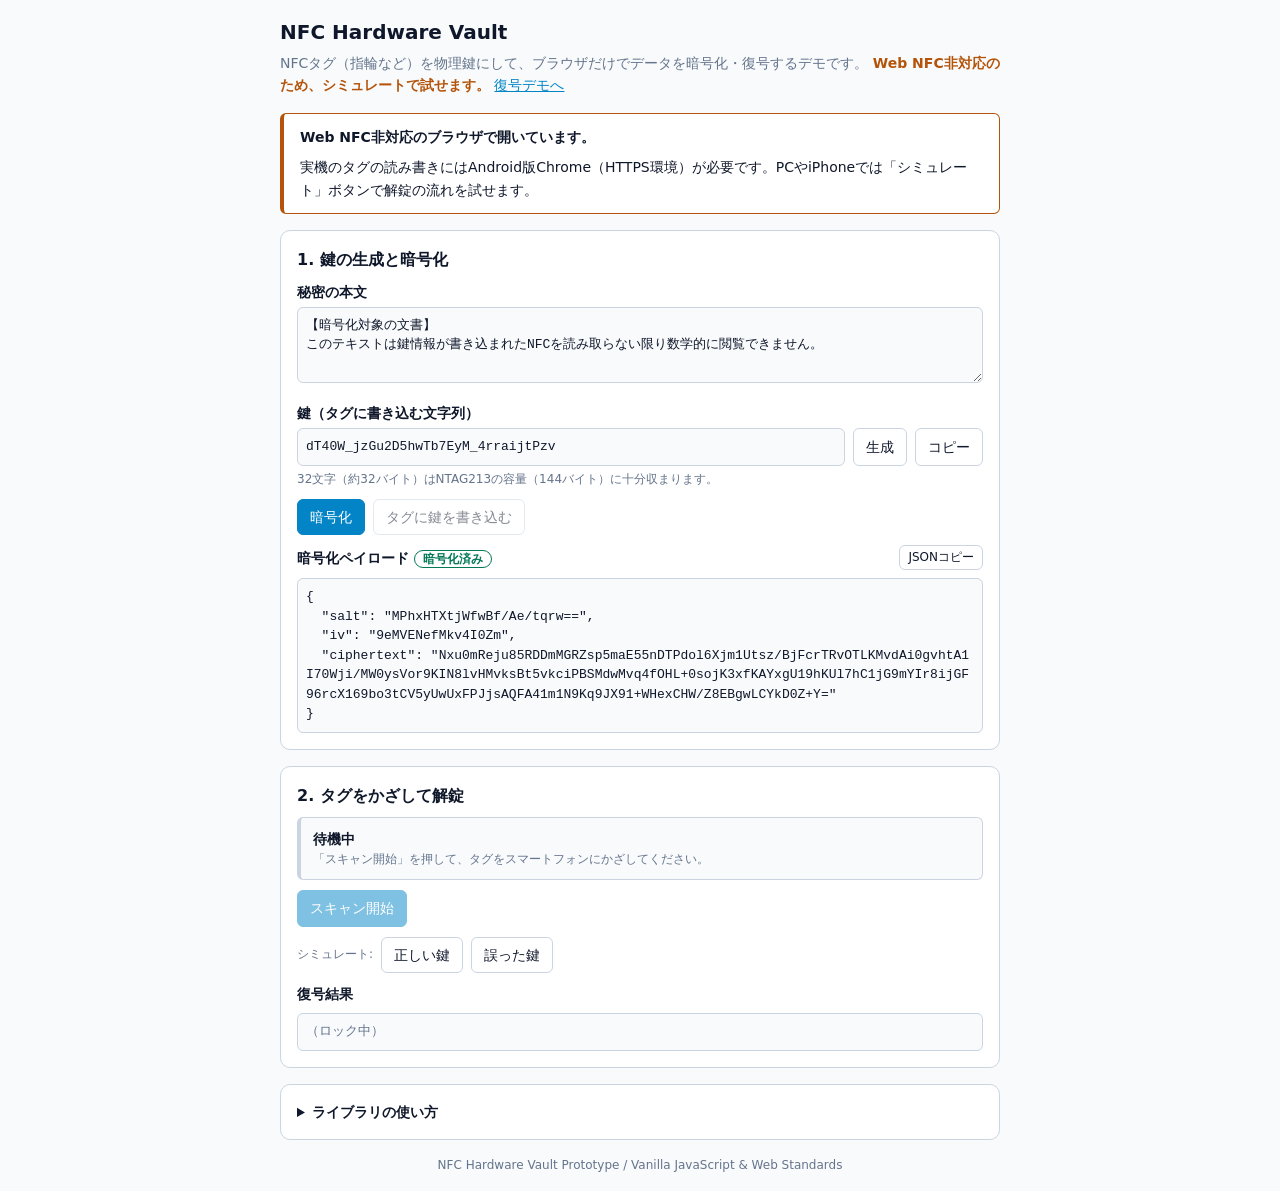
<file: index.html>
<!DOCTYPE html>
<html lang="ja">
<head>
  <meta charset="UTF-8">
  <meta name="viewport" content="width=device-width, initial-scale=1.0">
  <title>NFC Hardware Vault</title>
  <link rel="stylesheet" href="css/style.css">
</head>
<body>
  <main>
    <h1>NFC Hardware Vault</h1>
    <p class="lead">
      NFCタグ（指輪など）を物理鍵にして、ブラウザだけでデータを暗号化・復号するデモです。
      <span id="hw-support-label" class="support">NFC判定中...</span>
      <a href="demo.html">復号デモへ</a>
    </p>

    <!-- Web NFC 非対応環境向けの案内 -->
    <div id="compat-notice" class="notice" hidden>
      <p><strong>Web NFC非対応のブラウザで開いています。</strong></p>
      <p>実機のタグの読み書きにはAndroid版Chrome（HTTPS環境）が必要です。PCやiPhoneでは「シミュレート」ボタンで解錠の流れを試せます。</p>
    </div>

    <!-- STEP 1: 鍵の生成と暗号化 -->
    <section>
      <h2>1. 鍵の生成と暗号化</h2>

      <label for="input-plaintext">秘密の本文</label>
      <textarea id="input-plaintext" rows="3"></textarea>

      <label for="input-key">鍵（タグに書き込む文字列）</label>
      <div class="input-row">
        <input type="text" id="input-key" autocomplete="off" spellcheck="false">
        <button id="btn-generate-key" type="button">生成</button>
        <button id="btn-copy-key" type="button">コピー</button>
      </div>
      <p class="hint">32文字（約32バイト）はNTAG213の容量（144バイト）に十分収まります。</p>

      <div class="row">
        <button id="btn-run-encrypt" type="button" class="primary">暗号化</button>
        <button id="btn-write-nfc" type="button">タグに鍵を書き込む</button>
      </div>

      <div class="row row--between">
        <span class="label">暗号化ペイロード <span id="badge-payload-status" class="badge">未暗号化</span></span>
        <button id="btn-copy-payload" type="button" class="small">JSONコピー</button>
      </div>
      <pre id="output-payload" class="payload">（未暗号化）</pre>
    </section>

    <!-- STEP 2: タグで解錠 -->
    <section>
      <h2>2. タグをかざして解錠</h2>

      <div id="scanner" class="status" data-state="idle" aria-live="polite">
        <div id="scanner-status-text" class="status__label">待機中</div>
        <div id="scanner-sub-text" class="status__sub">「スキャン開始」を押して、タグをスマートフォンにかざしてください。</div>
      </div>

      <div class="row">
        <button id="btn-start-scan" type="button" class="primary">スキャン開始</button>
        <button id="btn-stop-scan" type="button" hidden>停止</button>
      </div>

      <div class="row">
        <span class="sim-label">シミュレート:</span>
        <button id="btn-sim-valid" type="button">正しい鍵</button>
        <button id="btn-sim-invalid" type="button">誤った鍵</button>
      </div>

      <div class="row row--between">
        <span class="label">復号結果</span>
        <button id="btn-clear-decrypted" type="button" class="small" hidden>再ロック</button>
      </div>
      <pre id="decrypted-content" data-state="locked">（ロック中）</pre>
    </section>

    <!-- ライブラリの使い方 -->
    <section>
      <details>
        <summary>ライブラリの使い方</summary>
        <p>
          ブラウザ標準のWeb Crypto APIとWeb NFC（NDEFReader）をラップした2つのクラスです。<code>js/crypto-vault.js</code>と<code>js/nfc-key-reader.js</code>をES Modulesとして読み込むだけで使えます。
        </p>
        <div class="row row--between">
          <span class="label">利用例</span>
          <button id="btn-copy-code" type="button" class="small">コピー</button>
        </div>
        <pre id="code-snippet-display" class="snippet"></pre>
      </details>
    </section>
  </main>

  <footer>NFC Hardware Vault Prototype / Vanilla JavaScript &amp; Web Standards</footer>

  <div id="toast-container" class="toasts" aria-live="polite"></div>

  <script type="module" src="js/app.js"></script>
</body>
</html>
</file>
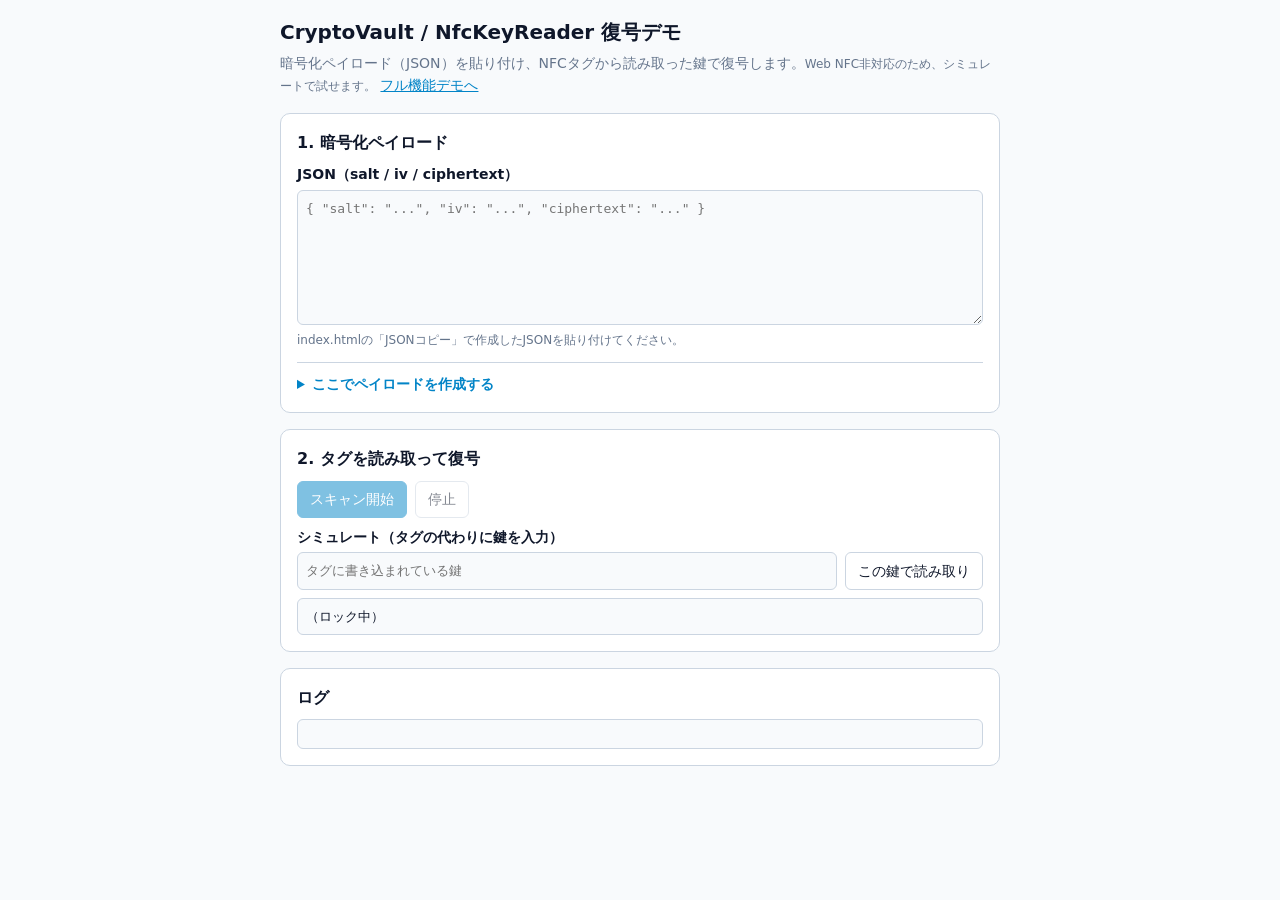
<file: demo.html>
<!DOCTYPE html>
<html lang="ja">
<head>
  <meta charset="UTF-8">
  <meta name="viewport" content="width=device-width, initial-scale=1.0">
  <title>CryptoVault / NfcKeyReader 復号デモ</title>
  <style>
    :root {
      color-scheme: light dark;
      --bg: #f8fafc;
      --fg: #0f172a;
      --muted: #64748b;
      --panel: #ffffff;
      --border: #cbd5e1;
      --accent: #0284c7;
      --ok: #047857;
      --ng: #be123c;
    }
    @media (prefers-color-scheme: dark) {
      :root {
        --bg: #0b1120;
        --fg: #e2e8f0;
        --muted: #94a3b8;
        --panel: #111827;
        --border: #334155;
        --accent: #38bdf8;
        --ok: #34d399;
        --ng: #fb7185;
      }
    }
    * { box-sizing: border-box; }
    body {
      margin: 0;
      padding: 16px;
      background: var(--bg);
      color: var(--fg);
      font: 14px/1.6 system-ui, -apple-system, sans-serif;
    }
    main { max-width: 720px; margin: 0 auto; }
    h1 { font-size: 1.25rem; margin: 0 0 4px; }
    h2 { font-size: 1rem; margin: 0 0 8px; }
    p { margin: 0 0 8px; }
    p.lead { margin: 0 0 16px; color: var(--muted); }
    a { color: var(--accent); }
    section {
      background: var(--panel);
      border: 1px solid var(--border);
      border-radius: 10px;
      padding: 16px;
      margin-bottom: 16px;
    }
    label { display: block; font-weight: 600; margin: 8px 0 4px; }
    .hint { font-size: 12px; color: var(--muted); }
    textarea, input, pre {
      width: 100%;
      font: 13px/1.5 ui-monospace, SFMono-Regular, Menlo, monospace;
      color: inherit;
      background: var(--bg);
      border: 1px solid var(--border);
      border-radius: 6px;
      padding: 8px;
    }
    textarea { resize: vertical; }
    pre { margin: 8px 0 0; white-space: pre-wrap; word-break: break-all; min-height: 2.5em; }
    .row { display: flex; flex-wrap: wrap; align-items: center; gap: 8px; margin-top: 10px; }
    .input-row { display: flex; gap: 8px; }
    .input-row input { flex: 1; min-width: 0; }
    button {
      font: inherit;
      padding: 6px 12px;
      border-radius: 6px;
      border: 1px solid var(--border);
      background: var(--panel);
      color: inherit;
      cursor: pointer;
    }
    button.primary { background: var(--accent); border-color: var(--accent); color: #fff; }
    button:disabled { opacity: .5; cursor: not-allowed; }
    #support { font-size: 12px; color: var(--muted); }
    #payload-status { font-size: 12px; color: var(--muted); }
    #payload-status.ok, #result.ok { color: var(--ok); }
    #payload-status.ng, #result.ng { color: var(--ng); }
    #result.ok { border-color: var(--ok); }
    #result.ng { border-color: var(--ng); }
    #log { max-height: 160px; overflow-y: auto; color: var(--muted); font-size: 12px; }
    details { margin-top: 12px; border-top: 1px solid var(--border); padding-top: 10px; }
    details summary { cursor: pointer; font-weight: 600; color: var(--accent); }
    details[open] summary { margin-bottom: 4px; }
  </style>
</head>
<body>
  <main>
    <h1>CryptoVault / NfcKeyReader 復号デモ</h1>
    <p class="lead">
      暗号化ペイロード（JSON）を貼り付け、NFCタグから読み取った鍵で復号します。<span id="support"></span>
      <a href="index.html">フル機能デモへ</a>
    </p>

    <section>
      <h2>1. 暗号化ペイロード</h2>
      <label for="payload">JSON（salt / iv / ciphertext）</label>
      <textarea id="payload" rows="6" spellcheck="false" placeholder='{ "salt": "...", "iv": "...", "ciphertext": "..." }'></textarea>
      <div id="payload-status">index.htmlの「JSONコピー」で作成したJSONを貼り付けてください。</div>

      <!-- ペイロード作成ドロワー -->
      <details id="creator">
        <summary>ここでペイロードを作成する</summary>
        <label for="plain">本文</label>
        <textarea id="plain" rows="3">NFCタグがなければ読めない秘密のメモ</textarea>
        <label for="key">鍵（タグに書き込む文字列）</label>
        <div class="input-row">
          <input id="key" type="text" autocomplete="off" spellcheck="false">
          <button id="gen" type="button">生成</button>
        </div>
        <div class="row">
          <button id="enc" type="button" class="primary">暗号化してJSON欄に入力</button>
          <button id="write" type="button">タグに鍵を書き込む</button>
        </div>
      </details>
    </section>

    <section>
      <h2>2. タグを読み取って復号</h2>
      <div class="row">
        <button id="scan" type="button" class="primary">スキャン開始</button>
        <button id="stop" type="button">停止</button>
      </div>

      <label for="sim-key">シミュレート（タグの代わりに鍵を入力）</label>
      <div class="input-row">
        <input id="sim-key" type="text" autocomplete="off" spellcheck="false" placeholder="タグに書き込まれている鍵">
        <button id="sim-read" type="button">この鍵で読み取り</button>
      </div>

      <pre id="result">（ロック中）</pre>
    </section>

    <section>
      <h2>ログ</h2>
      <pre id="log"></pre>
    </section>
  </main>

  <script type="module">
    import { CryptoVault } from './js/crypto-vault.js';
    import { NfcKeyReader } from './js/nfc-key-reader.js';

    const $ = (id) => document.getElementById(id);

    const log = (msg) => {
      $('log').textContent = `[${new Date().toLocaleTimeString()}] ${msg}\n` + $('log').textContent;
    };

    const showResult = (text, state) => {
      $('result').textContent = text;
      $('result').className = state || '';
    };

    // JSON欄の内容をペイロードとして解釈する（不正なら例外）
    const parsePayload = () => {
      const text = $('payload').value.trim();
      if (!text) throw new Error('JSONが入力されていません。');
      let data;
      try {
        data = JSON.parse(text);
      } catch (err) {
        throw new Error('JSONとして解析できません。');
      }
      for (const field of ['salt', 'iv', 'ciphertext']) {
        if (typeof data?.[field] !== 'string' || !data[field]) {
          throw new Error(`"${field}" がありません。`);
        }
      }
      return data;
    };

    // 入力中にJSONの形式を確認して表示する
    const checkPayload = () => {
      const status = $('payload-status');
      if (!$('payload').value.trim()) {
        status.textContent = 'index.htmlの「JSONコピー」で作成したJSONを貼り付けてください。';
        status.className = '';
        return;
      }
      try {
        parsePayload();
        status.textContent = '有効なペイロードです。タグを読み取ると復号します。';
        status.className = 'ok';
      } catch (err) {
        status.textContent = err.message;
        status.className = 'ng';
      }
      showResult('（ロック中）');
    };

    const supported = NfcKeyReader.isSupported();
    $('support').textContent = supported
      ? 'Web NFC対応ブラウザです。'
      : 'Web NFC非対応のため、シミュレートで試せます。';
    for (const id of ['scan', 'stop', 'write']) $(id).disabled = !supported;

    const reader = new NfcKeyReader({
      onKeyRead: async (scannedKey, meta) => {
        log(`鍵を読み取り (UID: ${meta.serialNumber})`);
        let payload;
        try {
          payload = parsePayload();
        } catch (err) {
          showResult(`ペイロードエラー: ${err.message}`, 'ng');
          log('ペイロードが不正なため復号できません');
          return;
        }
        try {
          showResult(await CryptoVault.decrypt(payload, scannedKey), 'ok');
          log('復号成功');
        } catch (err) {
          showResult(err.message, 'ng');
          log('復号失敗');
        }
      },
      onError: (err) => log(`エラー: ${err.message}`),
      onStatus: (status, message) => log(`${status}: ${message}`)
    });

    $('payload').addEventListener('input', checkPayload);

    $('gen').addEventListener('click', () => {
      $('key').value = CryptoVault.generateRandomKey(32);
    });

    $('enc').addEventListener('click', async () => {
      try {
        const key = $('key').value.trim();
        const payload = await CryptoVault.encrypt($('plain').value.trim(), key);
        $('payload').value = JSON.stringify(payload, null, 2);
        // 作成直後にシミュレートで試せるよう、同じ鍵を入れておく
        $('sim-key').value = key;
        checkPayload();
        log('暗号化してJSON欄に入力しました');
      } catch (err) {
        log(`暗号化エラー: ${err.message}`);
      }
    });

    $('write').addEventListener('click', async () => {
      try {
        await reader.writeKey($('key').value.trim());
        log('タグへの書き込みが完了しました');
      } catch (err) {
        if (err.name !== 'AbortError') log(`書き込みエラー: ${err.message}`);
      }
    });

    $('scan').addEventListener('click', () => reader.startScan().catch(() => {}));
    $('stop').addEventListener('click', () => reader.stopScan());

    $('sim-read').addEventListener('click', () => {
      const key = $('sim-key').value.trim();
      if (!key) {
        log('シミュレートする鍵を入力してください');
        return;
      }
      reader.simulateRead(key);
    });

    $('gen').click();
  </script>
</body>
</html>
</file>
<file: css/style.css>
/* ===================================================================
 * NFC Hardware Vault - stylesheet
 * 配色は demo.html と共通（ライト / ダークは OS 設定に追従）
 * =================================================================== */

:root {
  color-scheme: light dark;
  --bg: #f8fafc;
  --fg: #0f172a;
  --muted: #64748b;
  --panel: #ffffff;
  --border: #cbd5e1;
  --accent: #0284c7;
  --ok: #047857;
  --warn: #b45309;
  --ng: #be123c;
  --mono: ui-monospace, SFMono-Regular, Menlo, monospace;
}
@media (prefers-color-scheme: dark) {
  :root {
    --bg: #0b1120;
    --fg: #e2e8f0;
    --muted: #94a3b8;
    --panel: #111827;
    --border: #334155;
    --accent: #38bdf8;
    --ok: #34d399;
    --warn: #fbbf24;
    --ng: #fb7185;
  }
}

* { box-sizing: border-box; }
[hidden] { display: none !important; }

body {
  margin: 0;
  padding: 16px;
  background: var(--bg);
  color: var(--fg);
  font: 14px/1.6 system-ui, -apple-system, sans-serif;
}
main { max-width: 720px; margin: 0 auto; }
h1 { font-size: 1.25rem; margin: 0 0 4px; }
h2 { font-size: 1rem; margin: 0 0 8px; }
p { margin: 0 0 8px; }
a { color: var(--accent); }
code { font-family: var(--mono); font-size: 0.92em; }

.lead { margin-bottom: 16px; color: var(--muted); }

section {
  background: var(--panel);
  border: 1px solid var(--border);
  border-radius: 10px;
  padding: 16px;
  margin-bottom: 16px;
}

label, .label { display: block; font-weight: 600; margin: 12px 0 4px; }
label:first-of-type { margin-top: 0; }
.hint { margin: 4px 0 0; font-size: 12px; color: var(--muted); }

textarea, input, pre {
  width: 100%;
  font: 13px/1.5 var(--mono);
  color: inherit;
  background: var(--bg);
  border: 1px solid var(--border);
  border-radius: 6px;
  padding: 8px;
}
textarea { resize: vertical; }
pre { margin: 8px 0 0; white-space: pre-wrap; word-break: break-all; min-height: 2.5em; }
pre.payload { max-height: 160px; overflow-y: auto; }
pre.snippet { white-space: pre; overflow-x: auto; word-break: normal; }

.row { display: flex; flex-wrap: wrap; align-items: center; gap: 8px; margin-top: 10px; }
.row--between { justify-content: space-between; }
.row--between .label { margin: 0; }
.input-row { display: flex; gap: 8px; }
.input-row input { flex: 1; min-width: 0; }

button {
  font: inherit;
  padding: 6px 12px;
  border-radius: 6px;
  border: 1px solid var(--border);
  background: var(--panel);
  color: inherit;
  cursor: pointer;
}
button:hover { border-color: var(--accent); }
button.primary { background: var(--accent); border-color: var(--accent); color: #fff; }
button.small { padding: 2px 8px; font-size: 12px; }
button:disabled { opacity: .5; cursor: not-allowed; }
:focus-visible { outline: 2px solid var(--accent); outline-offset: 2px; }

/* 状態表示（バッジ・スキャナー・結果） */
.badge {
  font-size: 12px;
  padding: 1px 8px;
  border: 1px solid var(--border);
  border-radius: 999px;
  color: var(--muted);
}
.badge[data-state="done"] { color: var(--ok); border-color: var(--ok); }
.badge[data-state="stale"] { color: var(--warn); border-color: var(--warn); }

.support { font-weight: 600; }
.support[data-state="supported"] { color: var(--ok); }
.support[data-state="unsupported"] { color: var(--warn); }

.notice {
  margin-bottom: 16px;
  padding: 12px 16px;
  border: 1px solid var(--warn);
  border-left-width: 4px;
  border-radius: 6px;
  background: var(--panel);
}
.notice p:last-child { margin: 0; }

.status {
  padding: 10px 12px;
  border: 1px solid var(--border);
  border-left-width: 4px;
  border-radius: 6px;
  background: var(--bg);
}
.status__label { font-weight: 700; }
.status__sub { font-size: 12px; color: var(--muted); }
.status[data-state="scanning"] { border-color: var(--accent); }
.status[data-state="scanning"] .status__label { color: var(--accent); }
.status[data-state="reading"] { border-color: var(--warn); }
.status[data-state="reading"] .status__label { color: var(--warn); }
.status[data-state="success"] { border-color: var(--ok); }
.status[data-state="success"] .status__label { color: var(--ok); }
.status[data-state="error"] { border-color: var(--ng); }
.status[data-state="error"] .status__label { color: var(--ng); }

.sim-label { font-size: 12px; color: var(--muted); }

#decrypted-content[data-state="locked"] { color: var(--muted); }
#decrypted-content[data-state="unlocked"] { color: var(--ok); border-color: var(--ok); }

details summary { cursor: pointer; font-weight: 700; }
details[open] summary { margin-bottom: 8px; }

footer { max-width: 720px; margin: 0 auto; text-align: center; font-size: 12px; color: var(--muted); }

/* トースト通知 */
.toasts {
  position: fixed;
  right: 16px;
  bottom: 16px;
  left: 16px;
  z-index: 10;
  display: flex;
  flex-direction: column;
  align-items: flex-end;
  gap: 8px;
  pointer-events: none;
}
.toast {
  max-width: 360px;
  padding: 8px 12px;
  border: 1px solid var(--border);
  border-left: 4px solid var(--accent);
  border-radius: 6px;
  background: var(--panel);
  box-shadow: 0 4px 12px rgba(0, 0, 0, 0.15);
  font-size: 13px;
  opacity: 0;
  transform: translateY(8px);
  transition: opacity 0.3s, transform 0.3s;
}
.toast.is-visible { opacity: 1; transform: none; }
.toast--success { border-left-color: var(--ok); }
.toast--error { border-left-color: var(--ng); }

@media (prefers-reduced-motion: reduce) {
  .toast { transition: none; }
}
</file>
